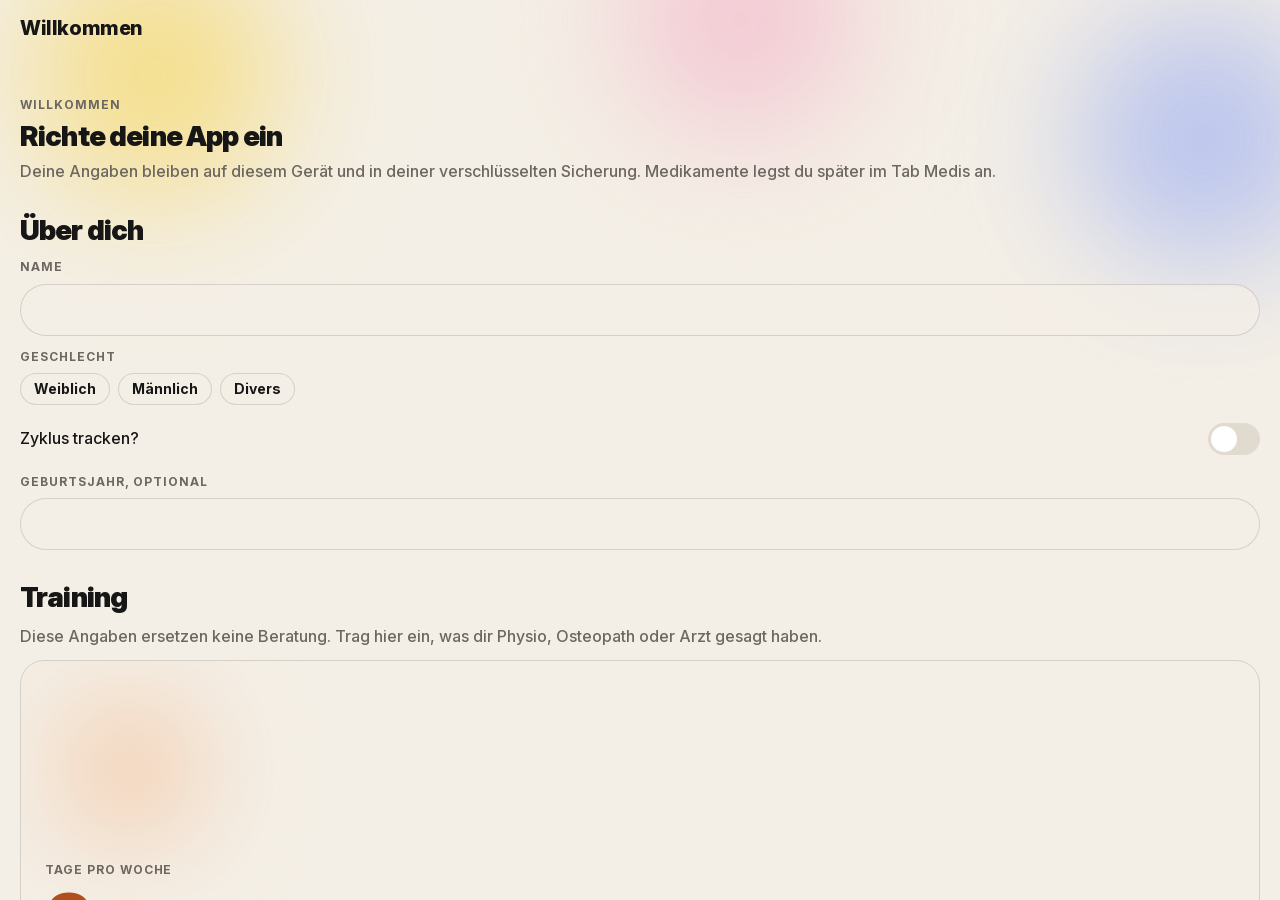
<file: index.html>
<!doctype html>
<html lang="de">
<head>
  <meta charset="utf-8">
  <meta name="viewport" content="width=device-width, initial-scale=1, viewport-fit=cover">
  <!-- Fester Name. Der persönliche Name erscheint nur in der App, aus dem Profil in IndexedDB. -->
  <title>Health</title>
  <meta name="theme-color" content="#F4EFE6">
  <meta name="color-scheme" content="light">
  <meta name="referrer" content="no-referrer">
  <meta name="apple-mobile-web-app-capable" content="yes">
  <meta name="mobile-web-app-capable" content="yes">
  <meta name="apple-mobile-web-app-status-bar-style" content="default">
  <meta name="apple-mobile-web-app-title" content="Health">
  <meta name="format-detection" content="telephone=no">
  <!-- Nur eigene Quellen, Sync ausschließlich zu api.github.com -->
  <meta http-equiv="Content-Security-Policy" content="default-src 'self'; connect-src 'self' https://api.github.com; img-src 'self' data:; style-src 'self'; script-src 'self'; font-src 'self'; manifest-src 'self'; worker-src 'self'">

  <link rel="manifest" href="manifest.webmanifest">
  <link rel="apple-touch-icon" href="assets/icons/icon-180.png">
  <link rel="icon" type="image/png" sizes="180x180" href="assets/icons/icon-180.png">
  <link rel="preload" href="assets/fonts/inter-app.woff2" as="font" type="font/woff2" crossorigin>

  <link rel="stylesheet" href="css/tokens.css">
  <link rel="stylesheet" href="css/base.css">
  <link rel="stylesheet" href="css/components.css">

  <script type="module" src="js/app.js"></script>
</head>
<body>
  <div id="app" class="shell">
    <noscript><p class="view">Diese App braucht JavaScript.</p></noscript>
  </div>
</body>
</html>
</file>
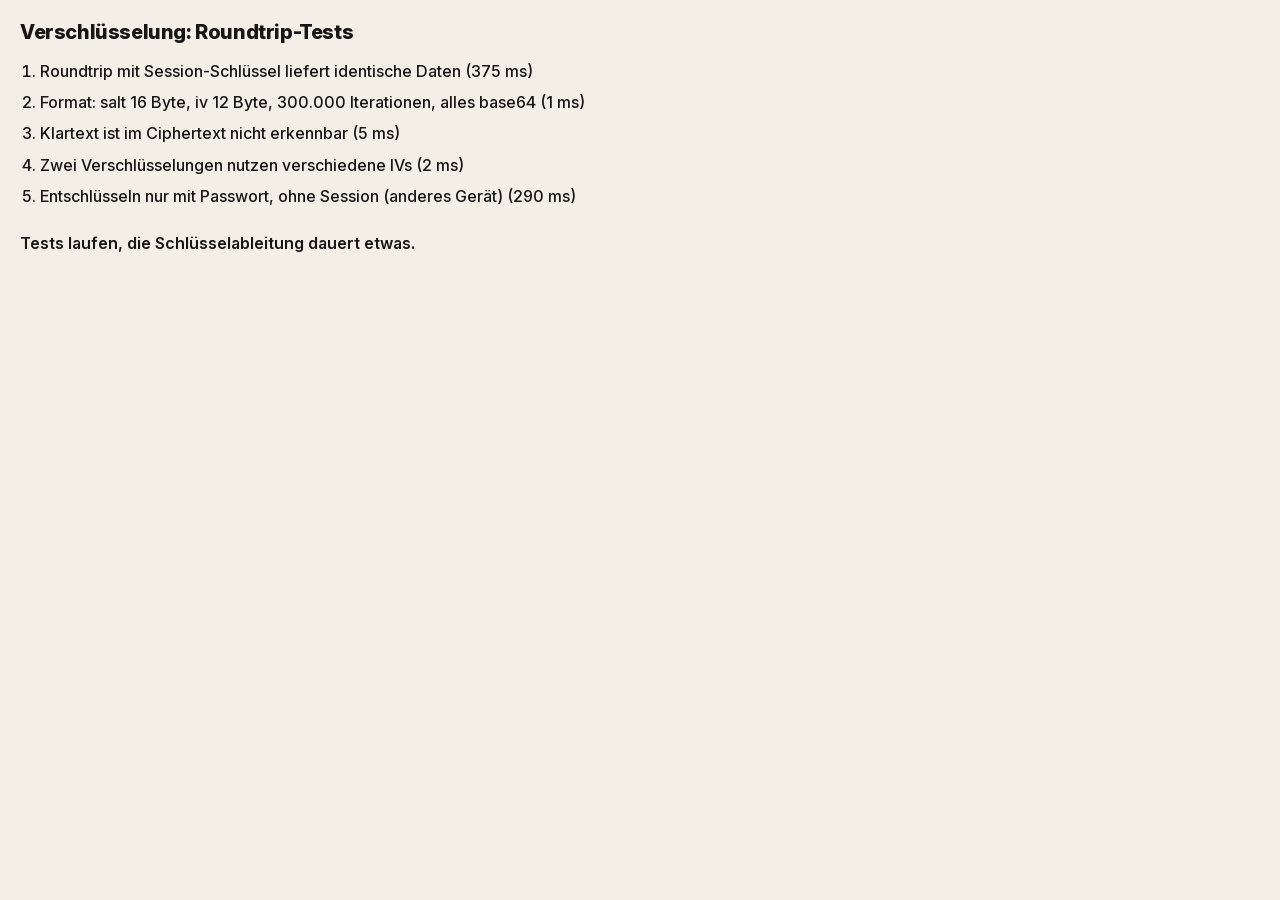
<file: test.html>
<!doctype html>
<html lang="de">
<head>
  <meta charset="utf-8">
  <meta name="viewport" content="width=device-width, initial-scale=1">
  <title>Tests · Health</title>
  <!-- Nur lokal: wird vom Deploy-Workflow nicht veröffentlicht -->
  <link rel="stylesheet" href="css/tokens.css">
  <link rel="stylesheet" href="css/base.css">
  <style>
    body { padding: 20px; }
    h1 { margin-bottom: 16px; }
    ol { padding-left: 20px; display: grid; gap: 8px; }
    .ok::marker { color: var(--salbei-to); }
    .fail::marker, .fail { color: #C2334D; }
    .summary { margin-top: 24px; font-weight: 600; }
  </style>
</head>
<body>
  <h1>Verschlüsselung: Roundtrip-Tests</h1>
  <ol id="results"></ol>
  <p class="summary" id="summary">Tests laufen, die Schlüsselableitung dauert etwas.</p>

  <script type="module">
    import * as vault from './js/crypto.js';
    import { httpErrorMessage } from './js/sync.js';

    const results = document.getElementById('results');
    const tests = [];
    const test = (name, fn) => tests.push({ name, fn });
    const assert = (condition, message) => { if (!condition) throw new Error(message); };
    const rejects = async (promise, message) => {
      try { await promise; } catch { return; }
      throw new Error(message);
    };

    const sample = {
      version: 1,
      exportedAt: '2026-09-28T12:00:00.000Z',
      stores: {
        checkins: [{ id: 'a1', date: '2026-09-28', cycleDay: null, energy: 4, pain: 2, painLeftSide: true, note: 'Rücken müde, Übelkeit weg. ÄÖÜß €' }],
        settings: [{ key: 'reminderTimes', value: ['08:00', '21:00'] }],
      },
    };
    const PASSWORD = 'richtig-langes Testpasswort 123';

    test('Roundtrip mit Session-Schlüssel liefert identische Daten', async () => {
      await vault.unlock(PASSWORD);
      const payload = await vault.encrypt(sample);
      const back = await vault.decrypt(payload);
      assert(JSON.stringify(back) === JSON.stringify(sample), 'Daten weichen ab');
    });

    test('Format: salt 16 Byte, iv 12 Byte, 300.000 Iterationen, alles base64', async () => {
      const payload = await vault.encrypt(sample);
      assert(vault.fromBase64(payload.salt).length === 16, 'Salt-Länge falsch');
      assert(vault.fromBase64(payload.iv).length === 12, 'IV-Länge falsch');
      assert(payload.iterations === 300000, 'Iterationen falsch');
      assert(/^[A-Za-z0-9+/]+=*$/.test(payload.ciphertext), 'Ciphertext ist kein base64');
    });

    test('Klartext ist im Ciphertext nicht erkennbar', async () => {
      const payload = await vault.encrypt(sample);
      const raw = new TextDecoder('latin1').decode(vault.fromBase64(payload.ciphertext));
      assert(!raw.includes('Rücken') && !raw.includes('reminderTimes') && !JSON.stringify(payload).includes('checkins'), 'Klartext sichtbar');
    });

    test('Zwei Verschlüsselungen nutzen verschiedene IVs', async () => {
      const a = await vault.encrypt(sample);
      const b = await vault.encrypt(sample);
      assert(a.iv !== b.iv && a.ciphertext !== b.ciphertext, 'IV wiederverwendet');
    });

    test('Entschlüsseln nur mit Passwort, ohne Session (anderes Gerät)', async () => {
      const payload = await vault.encrypt(sample);
      vault.lock();
      const back = await vault.decrypt(payload, PASSWORD);
      assert(back.stores.checkins[0].note === sample.stores.checkins[0].note, 'Umlaute oder Inhalt kaputt');
    });

    test('Falsches Passwort wird abgelehnt', async () => {
      await vault.unlock(PASSWORD);
      const payload = await vault.encrypt(sample);
      await rejects(vault.decrypt(payload, 'falsches Passwort'), 'Falsches Passwort akzeptiert');
    });

    test('Manipulierter Ciphertext wird abgelehnt', async () => {
      const payload = await vault.encrypt(sample);
      const bytes = vault.fromBase64(payload.ciphertext);
      bytes[5] ^= 0xff;
      await rejects(vault.decrypt({ ...payload, ciphertext: vault.toBase64(bytes) }), 'Manipulation nicht erkannt');
    });

    test('Ohne Session und ohne Passwort gibt es keinen Zugriff', async () => {
      const payload = await vault.encrypt(sample);
      vault.lock();
      await rejects(vault.encrypt(sample), 'Verschlüsseln ohne Schlüssel möglich');
      await rejects(vault.decrypt(payload), 'Entschlüsseln ohne Schlüssel möglich');
    });

    test('Leeres Passwort wird abgelehnt', async () => {
      await rejects(vault.deriveKey('', vault.randomBytes(16)), 'Leeres Passwort akzeptiert');
    });

    test('Große Daten (etwa 3 MB) überstehen den Roundtrip', async () => {
      await vault.unlock(PASSWORD);
      const big = { stores: { workouts: Array.from({ length: 20000 }, (_, i) => ({ id: `w${i}`, date: '2026-09-28', sets: [{ exerciseId: 'kniebeuge', setNo: 1, weight: 42.5, reps: 10, rpe: 7, note: 'gut' }] })) } };
      const back = await vault.decrypt(await vault.encrypt(big));
      assert(back.stores.workouts.length === 20000 && back.stores.workouts[19999].id === 'w19999', 'Große Daten beschädigt');
    });

    test('HTTP 401 und 403 ergeben die Token-Meldung', async () => {
      assert(httpErrorMessage(401) === 'Token ungültig oder abgelaufen.', '401 falsch');
      assert(httpErrorMessage(403) === 'Token ungültig oder abgelaufen.', '403 falsch');
    });

    let passed = 0;
    for (const { name, fn } of tests) {
      const item = document.createElement('li');
      const started = performance.now();
      try {
        await fn();
        passed++;
        item.className = 'ok';
        item.textContent = `${name} (${Math.round(performance.now() - started)} ms)`;
      } catch (error) {
        item.className = 'fail';
        item.textContent = `${name}: ${error.message}`;
      }
      results.append(item);
    }
    vault.lock();
    const summary = document.getElementById('summary');
    summary.textContent = `${passed} von ${tests.length} Tests bestanden`;
    summary.classList.toggle('fail', passed !== tests.length);
    window.testResult = { passed, total: tests.length };
  </script>
</body>
</html>
</file>
<file: css/tokens.css>
/* Design-Tokens: einzige Quelle für Farben, Typografie, Formen, Raster und Bewegung */

/* Inter Variable, auf Latin und die genutzten Gewichte (400 bis 900) und opsz gesubsettet, siehe README */
@font-face {
  font-family: "Inter";
  src: url("../assets/fonts/inter-app.woff2") format("woff2");
  font-weight: 400 900;
  font-style: normal;
  font-display: swap;
}

:root {
  /* Neutral: Creme überall als Grund, Sand für Karten */
  --creme: #F4EFE6;
  --sand: #EEE7DB;
  --ink: #161616;
  /* Ink-2 leicht dunkler als #6F6A63, damit auch auf Sand 4,5:1 erreicht wird */
  --ink-2: #6C6761;
  --line: #E1DACF;
  /* Text im Aura-Bereich: Ink mit 78 % Deckkraft hält 4,5:1 auch auf den sattesten Stellen */
  --ink-aura: rgba(22, 22, 22, 0.78);

  /* Semantische Namen, die die Komponenten nutzen */
  --color-bg: var(--creme);
  --color-card: var(--sand);
  --color-text: var(--ink);
  --color-text-secondary: var(--ink-2);
  --color-line: var(--line);
  --color-tabline: rgba(22, 22, 22, 0.12);
  /* Karten sind transparent mit feiner Kontur, die Aura scheint durch */
  --color-outline: rgba(22, 22, 22, 0.14);
  /* Leichte Creme-Füllung nur für Eingabefelder und aktive Zustände */
  --color-fill: rgba(244, 239, 230, 0.72);

  /*
    Modulfarben in zwei Stufen.
    base: Pastellton für Verläufe und Flächen.
    deep: Buttons, große Zahlen, Linien, aktive Elemente, Text in Modulfarbe.
    Die deep-Werte sind so abgedunkelt, dass Creme-Schrift auf deep und deep-Text auf Creme
    mindestens 4,6:1 erreichen (WCAG AA mit Reserve).
    Butter ist die Ausnahme: Primärbuttons tragen Ink-Schrift, dafür braucht es eine hellere
    Füllung (butter-strong, Ink 4,66:1). Ink auf Butter deep käme nur auf 3,5:1.
  */
  --butter: #F5D96B;
  --butter-deep: #81691E;
  --butter-strong: #9B7E25;
  --mandarine: #F49A5A;
  --mandarine-deep: #B04F1C;
  --koralle: #F27A6B;
  --koralle-deep: #C4382A;
  --rose: #F3B8CB;
  --rose-deep: #BB3C6D;
  --periwinkle: #A9B8F0;
  --periwinkle-deep: #4A5FCC;
  --salbei: #B9CFA6;
  --salbei-deep: #51753B;

  /*
    Modul-Ton: jede Ansicht setzt ihn über data-tone am body (js/app.js),
    einzelne Elemente über die Klasse .tone-<farbe>.
    tone-fill und tone-on: Primärbutton, tone-deep: Sekundärbutton, Zahlen, aktive Elemente.
    Neutral (Startseite, Einstellungen, Profil) ist Periwinkle.
  */
  --tone: var(--periwinkle);
  --tone-deep: var(--periwinkle-deep);
  --tone-fill: var(--periwinkle-deep);
  --tone-on: var(--creme);

  /* Aura: weiche Verläufe von base zu transparent */
  --aura-blur: 56px;
  --aura-height: 460px;
  --aura-fade: 400ms;

  /* Typografie: Inter Variable */
  --font-family: "Inter", -apple-system, BlinkMacSystemFont, "Helvetica Neue", Arial, sans-serif;

  /* Große Zahlen (Tageszahl, Werte, Streaks, Gewichte) */
  --font-size-number: 72px;
  --font-weight-number: 900;
  --line-height-number: 0.9;
  --letter-spacing-number: -0.05em;

  /* Überschriften und Begrüßung */
  --font-size-heading: 28px;
  --font-weight-heading: 900;
  --letter-spacing-heading: -0.03em;

  /* Titel in Karten und Kopfzeile */
  --font-size-title: 20px;
  --font-weight-title: 800;

  /* Monat neben der Tageszahl */
  --font-size-month: 20px;
  --font-weight-month: 700;

  /* Kartenzahlen und Chips */
  --font-size-card-number: 32px;
  --font-weight-card-number: 800;

  /* Fließtext und Hinweise */
  --font-size-body: 16px;
  --font-weight-body: 500;
  --line-height-body: 1.45;

  /* Labels und Tab-Beschriftungen */
  --font-size-label: 12px;
  --font-weight-label: 700;
  --letter-spacing-label: 0.08em;

  /* Raster (8 px) */
  --space-1: 8px;
  --space-2: 16px;
  --space-3: 24px;
  --space-4: 32px;
  --space-5: 40px;
  --space-6: 48px;
  --page-margin: 20px;
  --card-gap: 12px;

  /* Formen: Karten Rechteck mit 24 px, alles Interaktive vollrund, nie unter 12 px */
  --radius-card: 24px;
  --radius-pill: 999px;
  --radius-min: 12px;
  --radius-control: var(--radius-pill);
  --line-width: 1px;
  --icon-stroke: 1.5;

  /* Größen interaktiver Elemente */
  --tap-min: 44px;
  --button-height: 52px;
  --chip-height: 32px;
  --tap-circle: 52px;
  --day-circle: 40px;
  --dot: 12px;

  /* Bewegung */
  --duration: 180ms;
  --easing: ease-out;

  /* Layout */
  --header-height: 56px;
  --tabbar-height: 60px;
  --tab-icon: 26px;
  --tab-stroke: 1.75;
  --safe-top: env(safe-area-inset-top, 0px);
  --safe-bottom: env(safe-area-inset-bottom, 0px);
  --safe-left: env(safe-area-inset-left, 0px);
  --safe-right: env(safe-area-inset-right, 0px);
}
</file>
<file: css/base.css>
/* Grundlagen: Reset, Typografie, Seitenlayout */

*,
*::before,
*::after {
  box-sizing: border-box;
}

html {
  -webkit-text-size-adjust: 100%;
  text-size-adjust: 100%;
  -webkit-tap-highlight-color: transparent;
}

body {
  margin: 0;
  min-height: 100dvh;
  background: var(--color-bg);
  color: var(--color-text);
  font-family: var(--font-family);
  font-size: var(--font-size-body);
  font-weight: var(--font-weight-body);
  line-height: var(--line-height-body);
  -webkit-font-smoothing: antialiased;
  overscroll-behavior-y: none;
}

h1,
h2,
h3,
p {
  margin: 0;
}

/* Überschriften und Begrüßung */
h2 {
  font-size: var(--font-size-heading);
  font-weight: var(--font-weight-heading);
  letter-spacing: var(--letter-spacing-heading);
  line-height: 1.1;
}

/* Titel in Kopfzeile und Karten */
h1,
.card h2,
.dialog h2 {
  font-size: var(--font-size-title);
  font-weight: var(--font-weight-title);
  letter-spacing: -0.02em;
  line-height: 1.2;
}

button {
  font: inherit;
  color: inherit;
  background: none;
  border: 0;
  padding: 0;
  cursor: pointer;
  touch-action: manipulation;
}

a {
  color: inherit;
}

/* hidden muss auch gegen display: flex oder grid gewinnen */
[hidden] {
  display: none !important;
}

:focus-visible {
  outline: 2px solid var(--color-text);
  outline-offset: 2px;
}

/* Hilfsklassen für Typografie */
.number {
  font-size: var(--font-size-number);
  font-weight: var(--font-weight-number);
  font-variant-numeric: tabular-nums;
  letter-spacing: var(--letter-spacing-number);
  line-height: var(--line-height-number);
  /* Ab 40 px optische Größe für Display-Zahlen */
  font-variation-settings: "opsz" 32;
}

.label {
  font-size: var(--font-size-label);
  font-weight: var(--font-weight-label);
  text-transform: uppercase;
  letter-spacing: var(--letter-spacing-label);
  color: var(--color-text-secondary);
}

/* Im oberen Aura-Bereich: Ink mit Deckkraft statt Ink-2 */
.on-aura {
  color: var(--ink-aura);
}

.secondary {
  color: var(--color-text-secondary);
}

.visually-hidden {
  position: absolute;
  width: 1px;
  height: 1px;
  overflow: hidden;
  clip: rect(0 0 0 0);
  white-space: nowrap;
}

@media (prefers-reduced-motion: reduce) {
  * {
    transition-duration: 0ms !important;
    animation-duration: 0ms !important;
  }
}
</file>
<file: css/components.css>
/* Komponenten: Shell, Aura, Kopfzeile, Tab-Bar, Karten, Formen */

/* App-Shell: alles liegt auf Creme */
.shell {
  position: relative;
  min-height: 100dvh;
  display: flex;
  flex-direction: column;
  isolation: isolate;
}

/*
  Aura: zwei bis drei große, weiche Verläufe hinter dem oberen Screenbereich.
  Sie laufen nach unten in Creme aus, Karten und Listen liegen im ruhigen Bereich.
  Jedes Modul hat eine feste Kombination (js/aura.js), Inhalt liegt immer darüber.
*/
.aura {
  position: absolute;
  top: 0;
  left: 0;
  right: 0;
  z-index: 0;
  height: var(--aura-height);
  overflow: hidden;
  pointer-events: none;
}

.aura-layer {
  position: absolute;
  inset: 0;
  animation: aura-in var(--aura-fade) var(--easing);
}

@keyframes aura-in {
  from { opacity: 0; }
  to { opacity: 1; }
}

/*
  Verlauf von base zu transparent. --intensity (0 bis 1) steuert Größe und Deckkraft,
  wo ein Wert sichtbar werden soll. multiply lässt Überlagerungen zu Mischtönen werden.
*/
.blob {
  --intensity: 0.7;
  --size: calc(240px + 180px * var(--intensity));
  --c: var(--butter);
  position: absolute;
  width: var(--size);
  height: var(--size);
  border-radius: 50%;
  pointer-events: none;
  background: radial-gradient(circle closest-side, var(--c) 0%, var(--c) 35%, transparent 100%);
  opacity: calc(0.45 + 0.55 * var(--intensity));
  filter: blur(var(--aura-blur));
  mix-blend-mode: multiply;
  will-change: transform;
  transition: width var(--duration) var(--easing), height var(--duration) var(--easing), opacity var(--duration) var(--easing);
}

.blob--butter { --c: var(--butter); }
.blob--mandarine { --c: var(--mandarine); }
.blob--koralle { --c: var(--koralle); }
.blob--rose { --c: var(--rose); }
.blob--periwinkle { --c: var(--periwinkle); }
.blob--salbei { --c: var(--salbei); }

/* Positionierte Blobs der Aura: Mittelpunkt bei --x/--y */
.aura .blob {
  left: var(--x);
  top: var(--y);
  margin: calc(var(--size) / -2) 0 0 calc(var(--size) / -2);
}

/* Kopfzeile: transparent über der Aura, beim Scrollen Creme */
.app-header {
  position: sticky;
  top: 0;
  z-index: 10;
  display: flex;
  align-items: center;
  justify-content: space-between;
  height: calc(var(--header-height) + var(--safe-top));
  padding: var(--safe-top) calc(var(--page-margin) + var(--safe-right)) 0 calc(var(--page-margin) + var(--safe-left));
  background: transparent;
  transition: background-color var(--duration) var(--easing), box-shadow var(--duration) var(--easing);
}

.app-header h1 {
  flex: 1;
  min-width: 0;
  overflow: hidden;
  text-overflow: ellipsis;
  white-space: nowrap;
}

/* Zurück-Pfeil links, bündig mit dem Seitenrand wie das Einstellungs-Icon rechts */
.icon-button--back {
  margin: 0 var(--space-1) 0 -10px;
}

.app-header--scrolled {
  background: var(--color-bg);
  box-shadow: 0 var(--line-width) 0 var(--color-tabline);
}

.icon-button {
  display: inline-flex;
  align-items: center;
  justify-content: center;
  width: var(--tap-min);
  height: var(--tap-min);
  margin-right: -10px;
  border-radius: 50%;
  transition: background-color var(--duration) var(--easing);
}

.icon-button:active,
.icon-button[aria-current="page"] {
  background: var(--color-fill);
  box-shadow: inset 0 0 0 var(--line-width) var(--color-outline);
}

/* Hauptbereich über der Aura, Platz für die Tab-Bar lassen */
.view {
  position: relative;
  z-index: 1;
  flex: 1;
  padding: var(--space-1) calc(var(--page-margin) + var(--safe-right)) calc(var(--tabbar-height) + var(--safe-bottom) + var(--space-3)) calc(var(--page-margin) + var(--safe-left));
  overflow-x: hidden;
  animation: view-in var(--duration) var(--easing);
}

@keyframes view-in {
  from { opacity: 0; transform: translateY(4px); }
  to { opacity: 1; transform: none; }
}

/* Tab-Bar: Creme mit feiner Linie, nur Icons, aktiver Tab mit weichem Blob in der Modulfarbe */
.tabbar {
  position: fixed;
  left: 0;
  right: 0;
  bottom: 0;
  z-index: 10;
  display: grid;
  grid-template-columns: repeat(5, 1fr);
  padding: 0 var(--safe-right) var(--safe-bottom) var(--safe-left);
  background: var(--color-bg);
  border-top: var(--line-width) solid var(--color-tabline);
}

.tab {
  --tab-tone: var(--butter);
  position: relative;
  display: grid;
  place-items: center;
  min-height: var(--tabbar-height);
  color: var(--color-text-secondary);
  text-decoration: none;
  transition: color var(--duration) var(--easing);
}

.tab[data-route="heute"] { --tab-tone: var(--rose); }
.tab[data-route="training"] { --tab-tone: var(--mandarine); }
.tab[data-route="medis"] { --tab-tone: var(--butter); }
.tab[data-route="checkin"] { --tab-tone: var(--koralle); }
.tab[data-route="essen"] { --tab-tone: var(--salbei); }

.tab svg {
  position: relative;
  z-index: 1;
  width: var(--tab-icon);
  height: var(--tab-icon);
  fill: none;
  stroke: currentColor;
  stroke-width: var(--tab-stroke);
  stroke-linecap: round;
  stroke-linejoin: round;
}

.tab[aria-current="page"] {
  color: var(--color-text);
}

/* Blob: weicher Verlauf von base zu transparent, wie die Aura */
.tab[aria-current="page"]::before {
  content: "";
  position: absolute;
  top: 50%;
  left: 50%;
  width: 56px;
  height: 56px;
  margin: -28px 0 0 -28px;
  border-radius: 50%;
  background: radial-gradient(circle, var(--tab-tone) 0%, var(--tab-tone) 38%, transparent 70%);
}

.icon-button svg {
  width: 24px;
  height: 24px;
  fill: none;
  stroke: currentColor;
  stroke-width: var(--icon-stroke);
  stroke-linecap: round;
  stroke-linejoin: round;
}

/* Karte: transparent mit 1 px Kontur in Ink 14 Prozent, Radius 24, die Aura scheint durch */
.card {
  position: relative;
  padding: var(--space-3);
  background: transparent;
  border: var(--line-width) solid var(--color-outline);
  border-radius: var(--radius-card);
  overflow: hidden;
  isolation: isolate;
}

.card > * {
  position: relative;
}

.card .blob {
  z-index: -1;
}

/* Aktions-Karte: früher Ink, jetzt wie jede Karte, keine dunklen Flächen mehr */

/* Platzhalter-Ansicht der leeren Module */
.placeholder {
  display: grid;
  gap: var(--space-2);
  padding-top: var(--space-3);
}

/* Abstände: Abschnitte großzügig, Karten 12 px */
.stack {
  display: grid;
  gap: var(--space-4);
  padding-top: var(--space-2);
}

.stack-tight {
  display: grid;
  gap: var(--card-gap);
}

/* Eingabefelder als Pille, 16 px Schrift, sonst zoomt Safari beim Fokussieren */
.field {
  display: grid;
  gap: var(--space-1);
}

.input {
  width: 100%;
  min-height: var(--button-height);
  padding: 0 var(--space-3);
  font: inherit;
  font-size: 16px;
  color: var(--color-text);
  background: var(--color-fill);
  border: 1.5px solid var(--color-outline);
  border-radius: var(--radius-pill);
  transition: border-color var(--duration) var(--easing);
  -webkit-appearance: none;
  appearance: none;
}

.input:focus {
  outline: none;
  border-color: var(--tone-deep);
}

.hint {
  font-size: 14px;
  color: var(--color-text-secondary);
}

/* Fehler: Koralle als Punkt, der Text selbst bleibt Ink */
.error-text {
  display: flex;
  align-items: baseline;
  gap: var(--space-1);
}

.error-text::before {
  content: "";
  flex: none;
  width: var(--dot);
  height: var(--dot);
  border-radius: 50%;
  background: var(--koralle-deep);
  transform: translateY(1px);
}

/* Buttons als Pille: primär gefüllt in der Modulfarbe, sekundär Kontur und Text in deep */
.button {
  display: inline-flex;
  align-items: center;
  justify-content: center;
  gap: var(--space-1);
  min-height: var(--button-height);
  padding: 0 var(--space-3);
  font-weight: 800;
  white-space: nowrap;
  color: var(--tone-deep);
  background: transparent;
  border: 1.5px solid var(--tone-deep);
  border-radius: var(--radius-pill);
  transition: background-color var(--duration) var(--easing), opacity var(--duration) var(--easing), transform var(--duration) var(--easing);
}

.button:active {
  transform: scale(0.98);
}

.button:disabled {
  opacity: 0.4;
}

.button--primary {
  color: var(--tone-on);
  background: var(--tone-fill);
  border-color: var(--tone-fill);
}

.button--primary:active {
  opacity: 0.85;
}

.button--danger {
  color: var(--creme);
  background: var(--koralle-deep);
  border-color: var(--koralle-deep);
}

.button-row {
  display: grid;
  grid-template-columns: 1fr 1fr;
  gap: var(--space-1);
}

.button-row .button {
  padding: 0 var(--space-2);
}

/* Karten, die einen Zustand zeigen */
.status-card,
.warning-card {
  display: grid;
  gap: var(--space-1);
}

.status-card .button-row {
  margin-top: var(--space-2);
}

/* Modaler Dialog */
.dialog {
  width: min(100% - 2 * var(--page-margin), 360px);
  padding: var(--space-3);
  color: var(--color-text);
  background: var(--color-bg);
  border: 0;
  border-radius: var(--radius-card);
}

.dialog::backdrop {
  background: rgba(22, 22, 22, 0.3);
}

.dialog form {
  display: grid;
  gap: var(--space-2);
}

/* Bestätigen steht im DOM vorne, erscheint aber rechts */
.dialog-actions {
  display: grid;
  grid-template-columns: 1fr 1fr;
  gap: var(--space-1);
  direction: rtl;
}

.dialog-actions > * {
  direction: ltr;
}

/* Rückmeldung am unteren Rand, oberhalb der Tab-Bar */
.toast {
  position: fixed;
  left: 50%;
  bottom: calc(var(--tabbar-height) + var(--safe-bottom) + var(--space-2));
  z-index: 20;
  width: max-content;
  max-width: calc(100% - 2 * var(--page-margin));
  padding: 12px var(--space-3);
  font-weight: 700;
  color: var(--color-bg);
  background: var(--color-text);
  border-radius: var(--radius-pill);
  opacity: 0;
  transform: translate(-50%, 8px);
  pointer-events: none;
  transition: opacity var(--duration) var(--easing), transform var(--duration) var(--easing);
}

.toast--visible {
  opacity: 1;
  transform: translate(-50%, 0);
}

.toast--error {
  color: #FFFFFF;
  background: var(--koralle-deep);
}

/* Profil-Formular und Onboarding */
.intro {
  position: relative;
  display: grid;
  gap: var(--space-1);
  padding-top: var(--space-2);
}

.fieldset {
  display: grid;
  gap: var(--space-1);
  margin: 0;
  padding: 0;
  border: 0;
  min-width: 0;
}

.fieldset legend {
  padding: 0;
  margin-bottom: var(--space-1);
}

/* Schalter: Pille mit Kreis-Knopf */
.switch-row {
  display: flex;
  align-items: center;
  justify-content: space-between;
  gap: var(--space-2);
  min-height: var(--tap-min);
}

.switch {
  -webkit-appearance: none;
  appearance: none;
  position: relative;
  flex: none;
  width: 52px;
  height: 32px;
  margin: 0;
  border-radius: var(--radius-pill);
  background: var(--color-line);
  cursor: pointer;
  transition: background-color var(--duration) var(--easing);
}

.switch::after {
  content: "";
  position: absolute;
  top: 3px;
  left: 3px;
  width: 26px;
  height: 26px;
  border-radius: 50%;
  background: #FFFFFF;
  transition: transform var(--duration) var(--easing);
}

.switch:checked {
  background: var(--tone-deep);
}

.switch:checked::after {
  transform: translateX(20px);
}

/* Regler mit großer Zahl */
.range-block {
  display: grid;
  gap: var(--space-1);
}

.range {
  -webkit-appearance: none;
  appearance: none;
  width: 100%;
  height: var(--tap-min);
  margin: 0;
  background: transparent;
}

.range::-webkit-slider-runnable-track {
  height: 4px;
  border-radius: var(--radius-pill);
  background: var(--color-line);
}

.range::-webkit-slider-thumb {
  -webkit-appearance: none;
  width: 32px;
  height: 32px;
  margin-top: -14px;
  border-radius: 50%;
  background: var(--tone-deep);
  border: 0;
}

.range::-moz-range-track {
  height: 4px;
  border-radius: var(--radius-pill);
  background: var(--color-line);
}

.range::-moz-range-thumb {
  width: 32px;
  height: 32px;
  border-radius: 50%;
  background: var(--tone-deep);
  border: 0;
}

/* Checkbox-Zeilen, z. B. Schonungs-Tags: runde Haken */
.check-list {
  display: grid;
}

.check-row {
  display: flex;
  align-items: center;
  gap: var(--space-2);
  min-height: var(--tap-min);
  padding: var(--space-1) 0;
}

.check-row + .check-row {
  border-top: var(--line-width) solid var(--color-line);
}

.check-row input {
  -webkit-appearance: none;
  appearance: none;
  flex: none;
  width: 28px;
  height: 28px;
  margin: 0;
  border: 1.5px solid var(--color-text);
  border-radius: 50%;
  transition: background-color var(--duration) var(--easing);
}

.check-row input:checked {
  border-color: var(--tone-deep);
  background: var(--tone-deep) url("data:image/svg+xml,%3Csvg xmlns='http://www.w3.org/2000/svg' viewBox='0 0 24 24' fill='none' stroke='%23F4EFE6' stroke-width='2.2' stroke-linecap='round' stroke-linejoin='round'%3E%3Cpath d='m6 12.5 4 4 8-9'/%3E%3C/svg%3E") center / 18px no-repeat;
}

/* Chips und Tags: Pille, 32 px hoch, Tap-Fläche nach oben und unten erweitert */
.chips {
  display: flex;
  flex-wrap: wrap;
  gap: 12px var(--space-1);
}

.chip {
  position: relative;
  display: inline-flex;
  align-items: center;
  height: var(--chip-height);
  padding: 0 14px;
  font-size: 14px;
  font-weight: 700;
  color: var(--color-text);
  background: var(--color-fill);
  box-shadow: inset 0 0 0 var(--line-width) var(--color-outline);
  border-radius: var(--radius-pill);
  cursor: pointer;
  transition: background-color var(--duration) var(--easing), color var(--duration) var(--easing);
}

.chip:has(input:checked) {
  box-shadow: none;
}

.chip::before {
  content: "";
  position: absolute;
  inset: -6px 0;
}

.chip input {
  position: absolute;
  opacity: 0;
  pointer-events: none;
}

/* Gewählt: deep der Modulfarbe mit weißer Schrift */
.chip--salbei:has(input:checked) { color: #FFFFFF; background: var(--salbei-deep); }
.chip--butter:has(input:checked) { color: #FFFFFF; background: var(--butter-deep); }
.chip--mandarine:has(input:checked) { color: #FFFFFF; background: var(--mandarine-deep); }
.chip--koralle:has(input:checked) { color: #FFFFFF; background: var(--koralle-deep); }
.chip--rose:has(input:checked) { color: #FFFFFF; background: var(--rose-deep); }

.chip:has(input:focus-visible) {
  outline: 2px solid var(--color-text);
  outline-offset: 2px;
}

/* Onboarding: ohne Profil keine Tab-Bar und kein Einstellungs-Icon */
.shell--onboarding .tabbar,
.shell--onboarding .app-header .icon-button {
  display: none;
}

.shell--onboarding .view {
  padding-bottom: calc(var(--safe-bottom) + var(--space-4));
}

a.button {
  text-decoration: none;
}

/* Training */
.day-line {
  display: flex;
  align-items: baseline;
  gap: var(--space-1);
}

/* Monat neben der Tageszahl, auf einer Grundlinie */
.month {
  font-size: var(--font-size-month);
  font-weight: var(--font-weight-month);
  letter-spacing: -0.01em;
  color: var(--color-text);
}

.card-number {
  font-size: var(--font-size-card-number);
  font-weight: var(--font-weight-card-number);
  font-variant-numeric: tabular-nums;
  letter-spacing: -0.03em;
  line-height: 1;
}

.button--large {
  min-height: 56px;
  font-size: 16px;
}

.button--small {
  gap: 6px;
  min-height: var(--tap-min);
  padding: 0 var(--space-2);
  font-size: 14px;
  text-decoration: none;
}

.button--small svg,
.set-check svg,
.stepper-button svg {
  width: 20px;
  height: 20px;
  fill: none;
  stroke: currentColor;
  stroke-width: var(--icon-stroke);
  stroke-linecap: round;
  stroke-linejoin: round;
}

.phase-card,
.active-card,
.next-card {
  display: grid;
  gap: var(--space-1);
}

.next-card .button,
.active-card .button {
  margin-top: var(--space-1);
}

.plan-list {
  display: grid;
  gap: 0;
  margin: 0;
  padding: 0;
  list-style: none;
  counter-reset: plan;
}

.plan-list li {
  display: flex;
  justify-content: space-between;
  gap: var(--space-2);
  padding: 10px 0;
  border-bottom: var(--line-width) solid var(--color-line);
  counter-increment: plan;
}

.plan-list li:last-child {
  border-bottom: 0;
}

.plan-list li span:first-child::before {
  content: counter(plan) "  ";
  color: var(--color-text-secondary);
  font-variant-numeric: tabular-nums;
}

.plan-list .secondary {
  flex: none;
  font-size: 13px;
}

/* Wochenziel als Ring */
.week {
  position: relative;
  display: grid;
  justify-items: center;
  gap: var(--space-1);
  padding: var(--space-2) 0;
}

.week > .label {
  justify-self: start;
}

.week .week-bar {
  width: 100%;
  margin-bottom: var(--space-1);
}

.ring {
  position: relative;
  width: 200px;
  height: 200px;
}

.ring svg {
  width: 100%;
  height: 100%;
  transform: rotate(-90deg);
}

.ring circle {
  fill: none;
  stroke-width: 12;
}

.ring-track {
  stroke: var(--color-line);
}

.ring-value {
  stroke: url(#ring-mandarine);
  stroke-linecap: round;
  transition: stroke-dashoffset 600ms var(--easing);
}

.ring-stop-from { stop-color: var(--mandarine); }
.ring-stop-to { stop-color: var(--mandarine-deep); }

.ring-center {
  position: absolute;
  inset: 0;
  display: grid;
  place-content: center;
  justify-items: center;
  gap: 6px;
}

.last-row {
  display: flex;
  align-items: flex-end;
  justify-content: space-between;
  gap: var(--space-2);
}

.last-feel {
  display: grid;
  justify-items: end;
  gap: 4px;
}

/* Laufende Einheit */
.session-head {
  display: grid;
  gap: 4px;
  padding-top: var(--space-2);
}

.check-text {
  flex: 1;
  display: flex;
  justify-content: space-between;
  gap: var(--space-2);
}

/* Dauer wie "75 s" nie umbrechen */
.check-text .secondary {
  flex-shrink: 0;
  white-space: nowrap;
}

.exercise-card {
  display: grid;
  gap: var(--space-2);
  padding: var(--space-2);
}

.exercise-image {
  width: 100%;
  height: auto;
  aspect-ratio: 200 / 135;
  object-fit: cover;
  object-position: 50% 69%;
  border-radius: 16px;
  background: var(--color-bg);
}

.exercise-head {
  display: grid;
  gap: 4px;
}

.progression {
  display: flex;
  gap: var(--space-1);
  align-items: baseline;
}

.progression::before {
  content: "";
  flex: none;
  width: var(--dot);
  height: var(--dot);
  border-radius: 50%;
  background: var(--mandarine-deep);
  transform: translateY(-1px);
}

.exercise-actions {
  display: flex;
  flex-wrap: wrap;
  gap: var(--space-1);
}

.cue-list,
.hint-list {
  display: grid;
  gap: 6px;
  margin: 0;
  padding-left: 20px;
}

.details {
  border-top: var(--line-width) solid var(--color-line);
}

.details summary {
  display: flex;
  align-items: center;
  justify-content: space-between;
  min-height: var(--tap-min);
  font-weight: 600;
  list-style: none;
  cursor: pointer;
}

.details summary::-webkit-details-marker {
  display: none;
}

.details summary::after {
  content: "+";
  font-size: 20px;
  font-weight: 400;
  color: var(--color-text-secondary);
}

.details[open] summary::after {
  content: "−";
}

.details .hint-list {
  padding-bottom: var(--space-2);
}

/* Sätze */
.set-list {
  display: grid;
  gap: var(--space-1);
}

.set-row {
  display: grid;
  gap: var(--space-1);
  padding: 12px var(--space-2);
  background: var(--color-fill);
  box-shadow: inset 0 0 0 var(--line-width) var(--color-outline);
  border-radius: 20px;
  transition: background-color var(--duration) var(--easing);
}

.set-row--done {
  background: color-mix(in srgb, var(--mandarine) 30%, var(--color-bg));
  box-shadow: none;
}

.set-top {
  display: flex;
  align-items: center;
  gap: var(--space-1);
}

.set-top .label {
  flex: 1;
}

.rpe {
  min-height: var(--tap-min);
  padding: 0 var(--space-2);
  font: inherit;
  font-size: 14px;
  font-weight: 700;
  color: var(--color-text);
  background: var(--color-fill);
  border: var(--line-width) solid var(--color-outline);
  border-radius: var(--radius-pill);
  -webkit-appearance: none;
  appearance: none;
}

.set-check {
  display: grid;
  place-items: center;
  width: 52px;
  height: 52px;
  border: 1.5px solid var(--color-text);
  border-radius: 50%;
  transition: background-color var(--duration) var(--easing), transform var(--duration) var(--easing);
}

.set-check svg {
  width: 26px;
  height: 26px;
  stroke-width: 2;
  opacity: 0.35;
}

.set-check:active {
  transform: scale(0.94);
}

.set-row--done .set-check {
  background: var(--mandarine-deep);
  border-color: var(--mandarine-deep);
  color: #FFFFFF;
}

.set-row--done .set-check svg {
  opacity: 1;
}

.set-steppers {
  display: grid;
  grid-template-columns: repeat(auto-fit, minmax(0, 1fr));
  gap: var(--space-1);
}

/* Stepper: Pille mit zwei runden Knöpfen */
.stepper {
  display: grid;
  grid-template-columns: var(--tap-min) 1fr var(--tap-min);
  align-items: center;
  padding: 4px;
  border-radius: var(--radius-pill);
  background: var(--color-fill);
  box-shadow: inset 0 0 0 var(--line-width) var(--color-outline);
}

.stepper-button {
  display: grid;
  place-items: center;
  width: var(--tap-min);
  height: var(--tap-min);
  border-radius: 50%;
  background: transparent;
  color: var(--tone-deep);
  box-shadow: inset 0 0 0 var(--line-width) var(--color-outline);
}

.stepper-button:active {
  background: var(--color-line);
}

.stepper-value {
  text-align: center;
  font-weight: 800;
  font-variant-numeric: tabular-nums;
  white-space: nowrap;
}

.add-set {
  justify-self: start;
}

/* Pausentimer */
.rest-timer {
  position: fixed;
  left: 12px;
  right: 12px;
  bottom: calc(var(--tabbar-height) + var(--safe-bottom) + var(--space-1));
  z-index: 30;
  display: grid;
  justify-items: center;
  gap: var(--space-1);
  padding: var(--space-3) var(--space-2) var(--space-2);
  overflow: hidden;
  isolation: isolate;
  /* Liegt über dem Inhalt, deshalb deckend in Creme mit Kontur */
  background: var(--color-bg);
  border: var(--line-width) solid var(--color-outline);
  border-radius: var(--radius-card);
  animation: view-in var(--duration) var(--easing);
}

.rest-timer .blob {
  top: 50%;
  left: 50%;
  margin: calc(var(--size) / -2) 0 0 calc(var(--size) / -2);
  z-index: -1;
}

.rest-timer .button-row {
  width: 100%;
}

/* Solange der Timer steht, lässt sich der Inhalt bis über ihn scrollen */
body:has(.rest-timer) .view {
  padding-bottom: calc(var(--tabbar-height) + var(--safe-bottom) + 240px);
}

/* Dialoge im Training */
.sheet {
  display: grid;
  gap: var(--space-2);
}

.sheet[open] {
  display: grid;
}

.alt-row {
  display: grid;
  gap: var(--space-1);
  padding: var(--space-1) 0 var(--space-2);
  border-bottom: var(--line-width) solid var(--color-line);
}

.alt-name {
  font-weight: 600;
}

.feel-options {
  display: grid;
  grid-template-columns: repeat(5, 1fr);
  gap: var(--space-1);
}

/* Gesamtgefühl: fünf Kreise */
.feel-option {
  position: relative;
  display: grid;
  place-items: center;
  justify-self: center;
  width: var(--tap-circle);
  height: var(--tap-circle);
  font-size: 20px;
  font-weight: 800;
  background: var(--color-fill);
  box-shadow: inset 0 0 0 var(--line-width) var(--color-outline);
  border-radius: 50%;
  cursor: pointer;
  transition: background-color var(--duration) var(--easing);
}

.feel-option input {
  position: absolute;
  opacity: 0;
  pointer-events: none;
}

.feel-option:has(input:checked) {
  background: var(--mandarine);
  box-shadow: none;
}

.feel-scale {
  display: flex;
  justify-content: space-between;
}

/* Mehrzeilig geht nicht als Pille, daher Kartenradius */
.textarea {
  min-height: 96px;
  padding: 14px var(--space-3);
  border-radius: var(--radius-card);
  resize: vertical;
}

/* Fortschritt */
/* Umschalter: Pille aus Sand, aktives Segment Ink */
.segmented {
  display: grid;
  grid-auto-columns: minmax(0, 1fr);
  grid-auto-flow: column;
  gap: 4px;
  padding: 4px;
  background: transparent;
  box-shadow: inset 0 0 0 var(--line-width) var(--color-outline);
  border-radius: var(--radius-pill);
}

.segment {
  position: relative;
  display: grid;
  place-items: center;
  min-height: var(--tap-min);
  font-size: 14px;
  font-weight: 700;
  border-radius: var(--radius-pill);
  cursor: pointer;
}

.segment input {
  position: absolute;
  opacity: 0;
  pointer-events: none;
}

.segment:has(input:checked) {
  color: var(--tone-on);
  background: var(--tone-fill);
}

.chart-card {
  display: grid;
  gap: var(--space-1);
}

.chart {
  width: 100%;
  height: auto;
  margin-top: var(--space-1);
  overflow: visible;
}

.chart-line {
  fill: none;
  stroke: var(--mandarine-deep);
  stroke-width: 2;
  stroke-linecap: round;
  stroke-linejoin: round;
}

/* Punkte und Markierungen in Koralle deep */
.chart-dot {
  fill: var(--koralle-deep);
}

.chart-axis {
  display: flex;
  justify-content: space-between;
  font-size: 12px;
  color: var(--color-text-secondary);
}

/* Unternavigation als Links */
.segmented--links .segment {
  color: var(--color-text);
  text-decoration: none;
}

.segmented--links .segment[aria-current="page"] {
  color: var(--tone-on);
  background: var(--tone-fill);
}

/* Medis */
.meds-head,
.home-intro {
  position: relative;
  display: grid;
  gap: 4px;
  padding-top: var(--space-2);
}

.slot {
  display: grid;
  gap: var(--space-1);
}

.slot-title {
  display: flex;
  align-items: baseline;
  justify-content: space-between;
}

.slot-title .secondary {
  font-size: 14px;
  font-weight: 500;
  letter-spacing: 0;
}

.med-list {
  display: grid;
  padding: 4px var(--space-2);
}

.med-row {
  position: relative;
  display: flex;
  align-items: center;
  gap: var(--space-2);
  min-height: 72px;
  padding: 12px 0;
}

.med-row + .med-row {
  border-top: var(--line-width) solid var(--color-line);
}

.med-body {
  flex: 1;
  min-width: 0;
  display: grid;
  gap: 2px;
}

.med-name {
  font-weight: 700;
}

/* Tag als Pille */
.med-tag {
  display: inline-flex;
  align-items: center;
  height: 24px;
  padding: 0 10px;
  font-size: 11px;
  font-weight: 700;
  letter-spacing: var(--letter-spacing-label);
  text-transform: uppercase;
  vertical-align: 1px;
  border-radius: var(--radius-pill);
  background: var(--butter);
}

.med-check {
  flex: none;
  display: grid;
  place-items: center;
  width: 56px;
  height: 56px;
  border: 1.5px solid var(--color-text);
  border-radius: 50%;
  transition: background-color var(--duration) var(--easing), transform var(--duration) var(--easing);
}

.med-check svg {
  width: 28px;
  height: 28px;
  fill: none;
  stroke: currentColor;
  stroke-width: 2;
  stroke-linecap: round;
  stroke-linejoin: round;
  opacity: 0.3;
}

.med-check:active {
  transform: scale(0.94);
}

.med-row--done .med-check {
  color: #FFFFFF;
  background: var(--butter-deep);
  border-color: var(--butter-deep);
}

.med-row--done .med-check svg {
  opacity: 1;
}

.med-check--disabled {
  border-style: dashed;
  border-color: var(--color-line);
}

.med-row--later {
  color: var(--color-text-secondary);
}

.med-row--later .med-name {
  font-weight: 500;
}

.med-row--measure {
  align-items: stretch;
}

.measure-form {
  display: grid;
  grid-template-columns: repeat(3, 1fr);
  gap: var(--space-1);
  margin-top: var(--space-1);
}

.measure-form .button {
  grid-column: 1 / -1;
}

.measure-field {
  display: grid;
  gap: 4px;
}

.measure-field .input {
  text-align: center;
  font-variant-numeric: tabular-nums;
}

.streak-card {
  display: grid;
  gap: 4px;
}

.streak-card .blob {
  --size: calc(160px + 160px * var(--intensity));
  top: -70px;
  right: -60px;
}

.adherence-list {
  display: grid;
  padding: 4px var(--space-2);
}

.adherence-row {
  display: flex;
  align-items: center;
  gap: var(--space-2);
  min-height: 64px;
}

.adherence-row + .adherence-row {
  border-top: var(--line-width) solid var(--color-line);
}

/* Messwerte: zwei Himmel-Töne */
.chart-line--sys {
  stroke: var(--periwinkle-deep);
  stroke-width: 1.5;
}

.chart-line--dia {
  stroke: color-mix(in srgb, var(--periwinkle-deep) 55%, var(--periwinkle));
  stroke-width: 1.5;
}

.chart-legend {
  display: flex;
  gap: var(--space-2);
  font-size: 12px;
  color: var(--color-text-secondary);
}

.legend::before {
  content: "";
  display: inline-block;
  width: 16px;
  height: 2px;
  margin-right: 6px;
  vertical-align: middle;
}

.legend--sys::before { background: var(--periwinkle-deep); }
.legend--dia::before { background: color-mix(in srgb, var(--periwinkle-deep) 55%, var(--periwinkle)); }

.manage-card {
  display: grid;
  gap: 4px;
}

.manage-card .button-row {
  margin-top: var(--space-1);
}

.manage-card--paused h2 {
  color: var(--color-text-secondary);
}

.date-row {
  display: grid;
  grid-template-columns: 1fr 1fr;
  gap: var(--space-1);
}

.date-row .input {
  min-width: 0;
}



/* Badge am Tab */
.tab {
  position: relative;
}

.tab-badge {
  position: absolute;
  top: calc(50% - 22px);
  left: calc(50% + 6px);
  min-width: 18px;
  height: 18px;
  padding: 0 5px;
  font-size: 11px;
  font-weight: 800;
  line-height: 18px;
  letter-spacing: 0;
  text-align: center;
  color: #FFFFFF;
  background: var(--butter-deep);
  border-radius: var(--radius-pill);
  z-index: 2;
}

/* Erinnerungen */
.time-list {
  display: grid;
  gap: var(--space-1);
}

.time-row {
  display: grid;
  grid-template-columns: 1fr auto;
  gap: var(--space-1);
}

.code {
  margin: 0 0 var(--space-1);
  padding: 12px;
  overflow-x: auto;
  font-family: ui-monospace, "SF Mono", Menlo, monospace;
  font-size: 12px;
  line-height: 1.5;
  background: var(--color-bg);
  border-radius: 16px;
}



/* Kopfbereich im Aura-Bereich: Begrüßung, Tageszahl, Werte */
.hero {
  display: grid;
  gap: var(--space-1);
  padding-top: var(--space-2);
}

.hero .button {
  justify-self: start;
  margin-top: var(--space-1);
}

/* Check-in */
.date-nav {
  display: grid;
  grid-template-columns: var(--tap-min) 1fr var(--tap-min);
  align-items: center;
  gap: var(--space-1);
  text-align: center;
}

.date-step {
  margin: 0;
  font-size: 28px;
  line-height: 1;
  text-decoration: none;
}

.date-nav-text {
  display: grid;
  gap: 2px;
}

.slider-card {
  display: grid;
  gap: var(--space-2);
}

.slider-card--mandarine { --tone: var(--mandarine); }
.slider-card--salbei { --tone: var(--salbei); }
.slider-card--koralle { --tone: var(--koralle); }
.slider-card--periwinkle { --tone: var(--periwinkle); }
.slider-card--rose { --tone: var(--rose); }

.slider-head {
  display: flex;
  align-items: baseline;
  justify-content: space-between;
}

/* Fünf Kreise, gewählte Stufen im base-Ton, satter mit höherem Wert. Zahl bleibt Ink. */
.tap-scale {
  display: grid;
  grid-template-columns: repeat(5, var(--tap-circle));
  justify-content: space-between;
}

.tap {
  display: grid;
  place-items: center;
  width: var(--tap-circle);
  height: var(--tap-circle);
  font-size: 18px;
  font-weight: 800;
  background: var(--color-fill);
  box-shadow: inset 0 0 0 var(--line-width) var(--color-outline);
  border-radius: 50%;
  transition: background-color var(--duration) var(--easing), transform var(--duration) var(--easing);
}

.tap:active {
  transform: scale(0.95);
}

.tap--on {
  background: color-mix(in srgb, var(--tone) calc(30% + var(--level) * 70%), var(--color-bg));
  box-shadow: none;
}

.tap-ends {
  display: flex;
  justify-content: space-between;
  margin-top: calc(var(--space-1) * -1);
}

.cycle-card {
  display: grid;
  gap: var(--space-1);
}

.save-status {
  text-align: center;
}

/* Auswertung */
.trend-line {
  stroke-width: 1.5;
}

.line--mandarine { stroke: var(--mandarine-deep); }
.line--periwinkle { stroke: var(--periwinkle-deep); }
.line--salbei { stroke: var(--salbei-deep); }
.line--koralle { stroke: var(--koralle-deep); }
.line--rose { stroke: var(--rose-deep); }

/* Markierungen in Koralle deep: Training als Strich, Periode als Punkt */
.marker--training {
  stroke: var(--koralle-deep);
  stroke-width: 2;
  stroke-linecap: round;
}

.marker--period {
  fill: var(--koralle-deep);
}

.chart-legend--wrap {
  flex-wrap: wrap;
  gap: 6px var(--space-2);
}

.legend--mandarine::before { background: var(--mandarine-deep); }
.legend--periwinkle::before { background: var(--periwinkle-deep); }
.legend--salbei::before { background: var(--salbei-deep); }
.legend--koralle::before { background: var(--koralle-deep); }
.legend--rose::before { background: var(--rose-deep); }

.legend--training::before {
  width: 2px;
  height: 10px;
  background: var(--koralle-deep);
}

.legend--period::before {
  width: var(--dot);
  height: var(--dot);
  border-radius: 50%;
  background: var(--koralle-deep);
}

/* Kalenderpunkte in Auswertungen: 12 px, eine Zeile pro Woche */
.dot-calendar {
  display: grid;
  grid-template-columns: repeat(7, var(--dot));
  justify-content: space-between;
  row-gap: 14px;
  margin-top: var(--space-1);
}

.dot-calendar-head {
  display: grid;
  grid-template-columns: repeat(7, var(--dot));
  justify-content: space-between;
  font-size: 10px;
  font-weight: 700;
  color: var(--color-text-secondary);
  text-align: center;
}

.cal-dot {
  width: var(--dot);
  height: var(--dot);
  border-radius: 50%;
  background: var(--color-line);
}

.cal-dot--training { background: var(--mandarine-deep); }
.cal-dot--period { background: var(--koralle-deep); }
.cal-dot--empty { background: transparent; }

.legend--cal-training::before,
.legend--cal-period::before,
.legend--cal-none::before {
  width: var(--dot);
  height: var(--dot);
  border-radius: 50%;
}

.legend--cal-training::before { background: var(--mandarine-deep); }
.legend--cal-period::before { background: var(--koralle-deep); }
.legend--cal-none::before { background: var(--color-line); }

.stat-card {
  display: grid;
  gap: var(--space-2);
}

.stat-grid {
  display: grid;
  grid-template-columns: 1fr 1fr;
  gap: var(--space-2);
}

.stat-cell {
  display: grid;
  gap: 4px;
}

.stat-list {
  display: grid;
}

.stat-row {
  display: flex;
  align-items: center;
  gap: var(--space-2);
  min-height: 60px;
}

.stat-row + .stat-row {
  border-top: var(--line-width) solid var(--color-line);
}



/* Essen */
.food-head {
  display: flex;
  align-items: center;
  justify-content: space-between;
  gap: var(--space-2);
}

/*
  Wochentags-Leiste (Training, Medis, Essen): Kreise 40 px,
  aktiver Tag in deep der Modulfarbe mit weißer Zahl, markierte Tage mit Punkt darunter.
*/
.week-bar {
  --week-tone: var(--color-text);
  display: grid;
  grid-template-columns: repeat(7, var(--day-circle));
  justify-content: space-between;
}

.week-bar--mandarine { --week-tone: var(--mandarine-deep); }
.week-bar--butter { --week-tone: var(--butter-deep); }
.week-bar--salbei { --week-tone: var(--salbei-deep); }

.week-day {
  position: relative;
  display: grid;
  justify-items: center;
  gap: 6px;
  padding-bottom: 12px;
  color: var(--color-text);
  text-decoration: none;
}

/* Tap-Fläche seitlich auf 44 px erweitern, die Kreise bleiben bündig am Seitenrand */
a.week-day::before {
  content: "";
  position: absolute;
  inset: 0 calc((var(--day-circle) - var(--tap-min)) / 2);
}

.week-day .label {
  font-size: 11px;
}

.week-circle {
  display: grid;
  place-items: center;
  width: var(--day-circle);
  height: var(--day-circle);
  font-size: 15px;
  font-weight: 800;
  font-variant-numeric: tabular-nums;
  background: var(--color-fill);
  box-shadow: inset 0 0 0 var(--line-width) var(--color-outline);
  border-radius: 50%;
  transition: background-color var(--duration) var(--easing);
}

.week-day--today .week-circle {
  box-shadow: inset 0 0 0 1.5px var(--color-text);
}

.week-day--active .week-circle {
  color: #FFFFFF;
  background: var(--week-tone);
  box-shadow: none;
}

.week-day--marked::after {
  content: "";
  position: absolute;
  bottom: 0;
  width: 6px;
  height: 6px;
  border-radius: 50%;
  background: var(--week-tone);
}

.meal-card {
  display: grid;
  gap: var(--space-1);
}

.meal-head {
  display: grid;
  gap: 2px;
}

.meal-badges {
  display: flex;
  flex-wrap: wrap;
  gap: var(--space-1);
  align-items: center;
}

.rating {
  display: inline-flex;
  align-items: center;
  gap: 6px;
  font-size: 14px;
}

.rating-dot {
  flex: none;
  display: inline-block;
  width: 12px;
  height: 12px;
  border-radius: 50%;
  background: var(--color-line);
}

.rating-dot--gruen { background: var(--salbei-deep); }
.rating-dot--gelb { background: var(--butter-deep); }
.rating-dot--rot { background: var(--koralle-deep); }

.test-tag {
  display: inline-flex;
  align-items: center;
  height: var(--chip-height);
  padding: 0 14px;
  font-size: 12px;
  font-weight: 700;
  letter-spacing: var(--letter-spacing-label);
  text-transform: uppercase;
  border-radius: var(--radius-pill);
  background: var(--rose);
}

.ingredient-list {
  display: grid;
  gap: 6px;
  margin: 0 0 var(--space-2);
  padding: 0;
  list-style: none;
}

.ingredient-list li {
  display: flex;
  align-items: center;
  gap: var(--space-1);
}

.recipe-text {
  display: grid;
  gap: var(--space-1);
}

.recipe-text ol,
.recipe-text ul {
  margin: 0;
  padding-left: 20px;
}

.swap-list {
  display: grid;
  gap: 4px;
  margin: var(--space-2) 0;
}

.alt-option {
  display: flex;
  align-items: center;
  gap: var(--space-2);
  min-height: 56px;
  padding: 8px 0;
  text-align: left;
  border-bottom: var(--line-width) solid var(--color-line);
}

.thumbs {
  display: grid;
  grid-template-columns: 1fr 1fr;
  gap: var(--space-1);
}

.thumb {
  display: flex;
  align-items: center;
  justify-content: center;
  gap: var(--space-1);
  min-height: var(--button-height);
  font-weight: 700;
  background: var(--color-fill);
  box-shadow: inset 0 0 0 var(--line-width) var(--color-outline);
  border-radius: var(--radius-pill);
  transition: background-color var(--duration) var(--easing);
}

.thumb svg {
  width: 22px;
  height: 22px;
  fill: none;
  stroke: currentColor;
  stroke-width: var(--icon-stroke);
  stroke-linecap: round;
  stroke-linejoin: round;
}

.thumb-down {
  transform: rotate(180deg);
}

.thumb[aria-pressed="true"] {
  color: #FFFFFF;
  background: var(--salbei-deep);
  box-shadow: none;
}

.food-list {
  display: grid;
  padding: 4px var(--space-2);
}

.food-row {
  display: flex;
  align-items: center;
  gap: var(--space-2);
  min-height: 60px;
  padding: 8px 0;
}

.food-row + .food-row {
  border-top: var(--line-width) solid var(--color-line);
}

.rating-text {
  flex: none;
  max-width: 88px;
  text-align: right;
}




.report-preview {
  max-height: 320px;
  overflow: auto;
  white-space: pre-wrap;
}


/* In Karten kleinere Verläufe, sie zeigen dort nur einen Wert */
.card .blob {
  --size: calc(140px + 140px * var(--intensity));
}

/* Datum beim Blättern: Titelgröße, damit es auf eine Zeile passt */
.date-nav h2 {
  font-size: var(--font-size-title);
  font-weight: var(--font-weight-title);
  letter-spacing: -0.02em;
}

/* Trainingsanpassung: Regionen, Bewegungen, Aufbauen */
.card-head {
  display: flex;
  align-items: center;
  justify-content: space-between;
  gap: var(--space-2);
}

.until-list {
  display: grid;
  gap: var(--space-1);
}

.until-row {
  display: grid;
  grid-template-columns: minmax(0, 1fr) minmax(0, 180px);
  align-items: center;
  gap: var(--space-2);
}

.input--date {
  min-height: var(--tap-min);
  padding: 0 var(--space-2);
}

.check-label {
  display: grid;
  gap: 2px;
}

.check-label .secondary {
  font-size: 14px;
}

/* Was sich geändert hat */
.changes-list {
  display: grid;
  gap: var(--space-1);
  margin: 0;
  padding: 0;
  list-style: none;
}

.change {
  display: grid;
  gap: 2px;
  padding-left: var(--space-2);
  border-left: 2px solid var(--mandarine-deep);
}

.change--removed {
  border-left-color: var(--color-text-secondary);
}

.change-name {
  font-weight: 700;
}

/* Vorgaben als Freitext, Zeilenumbrüche bleiben */
.guidance-text {
  white-space: pre-line;
}

/* Startseite: Uhrzeit rechts auf der Grundlinie von Tageszahl und Monat */
.clock {
  margin-left: auto;
  font-size: var(--font-size-month);
  font-weight: var(--font-weight-month);
  font-variant-numeric: tabular-nums;
  letter-spacing: -0.01em;
  color: var(--color-text);
}

/* Leere Abschnitte der Startseite nehmen keinen Abstand ein */
.home > div:empty {
  display: none;
}

/*
  Modul-Ton: body[data-tone] setzt ihn je Ansicht (auch für Dialoge und Pausentimer),
  .tone-<farbe> an einzelnen Elementen, z. B. für Buttons in ein anderes Modul.
  Primärbutton: Füllung tone-fill, Schrift tone-on. Butter trägt Ink-Schrift.
*/
[data-tone="butter"], .tone-butter { --tone: var(--butter); --tone-deep: var(--butter-deep); --tone-fill: var(--butter-strong); --tone-on: var(--ink); }
[data-tone="mandarine"], .tone-mandarine { --tone: var(--mandarine); --tone-deep: var(--mandarine-deep); --tone-fill: var(--mandarine-deep); --tone-on: var(--creme); }
[data-tone="koralle"], .tone-koralle { --tone: var(--koralle); --tone-deep: var(--koralle-deep); --tone-fill: var(--koralle-deep); --tone-on: var(--creme); }
[data-tone="rose"], .tone-rose { --tone: var(--rose); --tone-deep: var(--rose-deep); --tone-fill: var(--rose-deep); --tone-on: var(--creme); }
[data-tone="periwinkle"], .tone-periwinkle { --tone: var(--periwinkle); --tone-deep: var(--periwinkle-deep); --tone-fill: var(--periwinkle-deep); --tone-on: var(--creme); }
[data-tone="salbei"], .tone-salbei { --tone: var(--salbei); --tone-deep: var(--salbei-deep); --tone-fill: var(--salbei-deep); --tone-on: var(--creme); }

/* Große Zahlen in der deep-Farbe ihres Moduls, die Tageszahl der Startseite bleibt Ink */
.number,
.card-number {
  color: var(--tone-deep);
}

.number--ink {
  color: var(--color-text);
}

/* Fortschrittsring in Mandarine deep */
.ring-stop-from,
.ring-stop-to {
  stop-color: var(--mandarine-deep);
}

/*
  Startseite als Dashboard: Kopf, dann Abschnitte als Kontur-Karten mit 12 px Abstand.
*/
.home {
  gap: var(--card-gap);
}

.home > .hero {
  padding-bottom: var(--space-2);
}

.dash-card {
  display: grid;
  gap: var(--space-2);
}

/* Karte als Link: öffnet den Bereich, ohne Unterstreichung */
.dash-link {
  color: inherit;
  text-decoration: none;
}

.dash-head {
  display: flex;
  align-items: center;
  justify-content: space-between;
}

.dash-head svg,
.dash-row svg {
  width: 20px;
  height: 20px;
  flex: none;
  fill: none;
  stroke: var(--color-text-secondary);
  stroke-width: var(--icon-stroke);
  stroke-linecap: round;
  stroke-linejoin: round;
}

/* Kompakte Zeilen: Haken 44 px, Tap-Ziel bleibt erfüllt */
.dash-card .med-row {
  min-height: 52px;
  padding: 4px 0;
}

.dash-card .med-row + .med-row {
  padding-top: var(--space-1);
}

.dash-card .med-check {
  width: var(--tap-min);
  height: var(--tap-min);
}

.dash-card .med-check svg {
  width: 22px;
  height: 22px;
}

.dash-done {
  display: flex;
  align-items: center;
  justify-content: space-between;
  gap: var(--space-2);
}

/* Check-in-Werte als kleine Kreise im base-Ton ihres Sliders */
.value-circles {
  display: grid;
  grid-template-columns: repeat(auto-fit, minmax(60px, 1fr));
  row-gap: var(--space-2);
}

.value-item {
  display: grid;
  justify-items: center;
  gap: 4px;
}

.value-circle {
  display: grid;
  place-items: center;
  width: var(--tap-min);
  height: var(--tap-min);
  font-size: 20px;
  font-weight: 800;
  font-variant-numeric: tabular-nums;
  color: var(--color-text);
  background: var(--tone);
  border-radius: 50%;
}

.value-label {
  /* Normale Schreibweise statt Versalien, damit vier Werte in eine Reihe passen */
  font-size: 13px;
  font-weight: 600;
  white-space: nowrap;
  color: var(--color-text-secondary);
}

.dash-training {
  display: flex;
  align-items: center;
  justify-content: space-between;
  gap: var(--space-2);
}

.mini-ring {
  width: 56px;
  height: 56px;
  flex: none;
  transform: rotate(-90deg);
}

.mini-ring circle {
  fill: none;
  stroke-width: 5;
}

.mini-ring-track {
  stroke: var(--color-line);
}

.mini-ring-value {
  stroke: var(--mandarine-deep);
  stroke-linecap: round;
}

.mini-ring text {
  font-size: 14px;
  font-weight: 800;
  fill: var(--color-text);
  transform: rotate(90deg);
  transform-origin: 28px 28px;
}

.dash-protection {
  padding-top: var(--space-2);
  border-top: var(--line-width) solid var(--color-line);
}

/* Zeile als Link, z. B. ein Gericht, das die Rezeptkarte öffnet */
.dash-row {
  display: flex;
  align-items: center;
  justify-content: space-between;
  gap: var(--space-2);
  min-height: var(--tap-min);
  color: inherit;
  text-decoration: none;
}

.dash-row + .dash-row {
  padding-top: var(--space-1);
  border-top: var(--line-width) solid var(--color-line);
}

/* Zyklus: Kalenderstreifen, je Tag ein Kreis, Blutung als Füllung in Rosé, Symptome als Punkt */
.cycle-strip {
  display: grid;
  grid-template-columns: repeat(7, minmax(0, 1fr));
  row-gap: 4px;
}

.strip-day {
  position: relative;
  display: grid;
  place-items: center;
  min-height: var(--tap-min);
  padding-bottom: 8px;
  color: var(--color-text);
  text-decoration: none;
}

/* Tap-Fläche seitlich auf 44 px erweitern, die Spalten sind auf 375 px nur gut 41 px breit */
a.strip-day::before {
  content: "";
  position: absolute;
  inset: 0 -2px;
}

.strip-circle {
  display: grid;
  place-items: center;
  width: 36px;
  height: 36px;
  font-size: 13px;
  font-weight: 700;
  font-variant-numeric: tabular-nums;
  border-radius: 50%;
  box-shadow: inset 0 0 0 var(--line-width) var(--color-outline);
}

.strip-circle--1 { background: color-mix(in srgb, var(--rose) 45%, var(--color-bg)); box-shadow: none; }
.strip-circle--2 { background: var(--rose); box-shadow: none; }
.strip-circle--3 { background: color-mix(in srgb, var(--rose-deep) 55%, var(--rose)); box-shadow: none; }
.strip-circle--4 { color: #FFFFFF; background: var(--rose-deep); box-shadow: none; }

.strip-day--today .strip-circle {
  box-shadow: inset 0 0 0 1.5px var(--color-text);
}

.strip-day--selected .strip-circle {
  outline: 2px solid var(--rose-deep);
  outline-offset: 2px;
}

.strip-day--symptoms::after {
  content: "";
  position: absolute;
  bottom: 0;
  width: 6px;
  height: 6px;
  border-radius: 50%;
  background: var(--rose-deep);
}

.strip-day--future {
  opacity: 0.45;
}

.cycle-day-line {
  margin-top: calc(var(--space-2) * -1);
}

/* Symptome: Zeile mit drei Kreisen für Stärke 1 bis 3 (leer, base, deep) */
.symptom-list,
.symptom-card {
  display: grid;
  grid-template-columns: minmax(0, 1fr);
}

.symptom-row {
  display: flex;
  align-items: center;
  justify-content: space-between;
  gap: var(--space-1);
  min-height: 52px;
}

.symptom-row + .symptom-row {
  border-top: var(--line-width) solid var(--color-line);
}

.symptom-label {
  flex: 1;
  min-width: 0;
  font-weight: 600;
  /* Lange Wörter wie Stimmungsschwankungen dürfen trennen */
  hyphens: auto;
  overflow-wrap: anywhere;
}

.intensity {
  display: flex;
  flex: none;
  /* Die Tap-Fläche des letzten Kreises darf ins Kartenpolster ragen, der Kreis bleibt bündig */
  margin-right: -9px;
}

.intensity-dot {
  display: grid;
  place-items: center;
  width: var(--tap-min);
  height: var(--tap-min);
}

.intensity-dot::before {
  content: "";
  width: 26px;
  height: 26px;
  border-radius: 50%;
  box-shadow: inset 0 0 0 1.5px var(--rose-deep);
  transition: background-color var(--duration) var(--easing);
}

.intensity-dot--1.intensity-dot--on::before { background: var(--rose); }
.intensity-dot--2.intensity-dot--on::before { background: color-mix(in srgb, var(--rose-deep) 55%, var(--rose)); }
.intensity-dot--3.intensity-dot--on::before { background: var(--rose-deep); }

/* Muster: Punktreihe je Symptom über die Zyklustage, Beschriftung darüber */
.pattern-row {
  display: grid;
  gap: 4px;
  padding: var(--space-1) 0;
}

.pattern-row + .pattern-row {
  border-top: var(--line-width) solid var(--color-line);
}

.pattern-row .symptom-label {
  font-size: 14px;
}

.pattern-dots {
  display: grid;
  grid-template-columns: repeat(var(--days), minmax(0, 1fr));
  align-items: center;
  height: 12px;
  background: linear-gradient(var(--color-line), var(--color-line)) center / 100% 1px no-repeat;
}

.pattern-dot {
  justify-self: center;
  width: 7px;
  height: 7px;
  border-radius: 50%;
  background: color-mix(in srgb, var(--rose-deep) calc(var(--share) * 100%), transparent);
}

.pattern-axis {
  display: flex;
  justify-content: space-between;
  font-size: 13px;
  color: var(--color-text-secondary);
}

/* Symptome des Tages als ruhige Tags auf der Startseite */
.symptom-tags {
  display: flex;
  flex-wrap: wrap;
  gap: var(--space-1);
}

.symptom-tag {
  display: inline-flex;
  align-items: center;
  height: var(--chip-height);
  padding: 0 14px;
  font-size: 14px;
  font-weight: 700;
  color: var(--rose-deep);
  border-radius: var(--radius-pill);
  box-shadow: inset 0 0 0 var(--line-width) var(--rose-deep);
}

/* Nachhaken: ab 22 Uhr Medikamente mit Koralle-Markierung, solange etwas offen ist */
.dash-card--nudge {
  border-color: var(--koralle-deep);
}

.nudge-text {
  display: flex;
  align-items: baseline;
  gap: var(--space-1);
  font-weight: 700;
  color: var(--koralle-deep);
}

.nudge-text::before {
  content: "";
  flex: none;
  width: var(--dot);
  height: var(--dot);
  border-radius: 50%;
  background: var(--koralle-deep);
  transform: translateY(1px);
}

/* Status der Mitteilungen: Punkt in der passenden Farbe, Text bleibt Ink */
.push-status {
  display: flex;
  align-items: baseline;
  gap: var(--space-1);
}

.push-status::before {
  content: "";
  flex: none;
  width: var(--dot);
  height: var(--dot);
  border-radius: 50%;
  background: var(--color-line);
  transform: translateY(1px);
}

.push-status--active::before { background: var(--salbei-deep); }
.push-status--denied::before,
.push-status--unsupported::before { background: var(--koralle-deep); }
</file>
